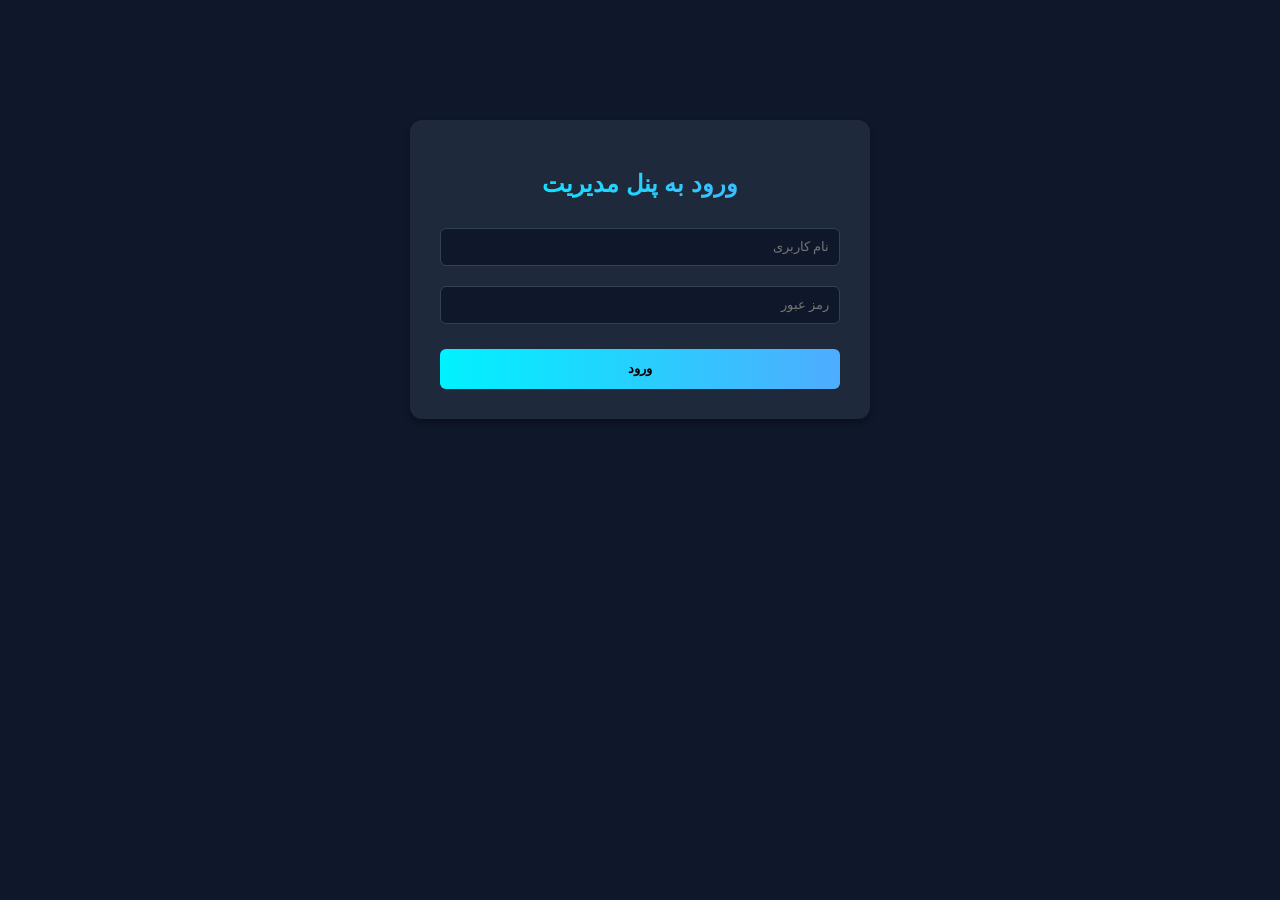
<file: wwwroot/admin.html>
﻿<!DOCTYPE html>
<html lang="fa" dir="rtl">
<head>
    <meta charset="UTF-8">
    <meta name="viewport" content="width=device-width, initial-scale=1.0">
    <title>پنل مدیریت فیش‌ها</title>
    <style>
        /* 
         * استایل‌های پایه بدون نیاز به اینترنت (مناسب شبکه ملی) 
         * الهام گرفته از متغیرهای سایت اصلی
         */
        :root {
            --cyan: #00f2fe;
            --purple: #4facfe;
            --bg-dark: #0f172a;
            --card-bg: #1e293b;
            --text-main: #f8fafc;
            --text-muted: #94a3b8;
            --danger: #ef4444;
            --success: #10b981;
        }

        body {
            font-family: Tahoma, Arial, sans-serif; /* فونت پیش‌فرض ویندوز/سیستم */
            background-color: var(--bg-dark);
            color: var(--text-main);
            margin: 0;
            padding: 20px;
            box-sizing: border-box;
        }

        .text-gradient {
            background: linear-gradient(to right, var(--cyan), var(--purple));
            -webkit-background-clip: text;
            -webkit-text-fill-color: transparent;
        }

        .container {
            max-width: 1200px;
            margin: 0 auto;
        }

        /* بخش لاگین */
        #login-section {
            max-width: 400px;
            margin: 100px auto;
            background-color: var(--card-bg);
            padding: 30px;
            border-radius: 12px;
            box-shadow: 0 4px 6px rgba(0, 0, 0, 0.3);
            text-align: center;
        }

        .form-control {
            width: 100%;
            padding: 10px;
            margin: 10px 0;
            border: 1px solid #334155;
            background-color: #0f172a;
            color: white;
            border-radius: 6px;
            box-sizing: border-box;
            font-family: Tahoma;
        }

        .btn {
            width: 100%;
            padding: 12px;
            margin-top: 15px;
            border: none;
            border-radius: 6px;
            cursor: pointer;
            font-weight: bold;
            font-family: Tahoma;
            transition: opacity 0.3s;
        }

        .primary-btn {
            background: linear-gradient(to right, var(--cyan), var(--purple));
            color: #000;
        }

        .primary-btn:hover {
            opacity: 0.9;
        }

        .success-btn {
            background-color: var(--success);
            color: white;
            width: auto;
            padding: 8px 16px;
        }

        /* گرید کارت‌های فیش */
        #dashboard-section {
            display: none; /* بعد از لاگین نمایش داده می‌شود */
        }

        .receipt-grid {
            display: grid;
            grid-template-columns: repeat(auto-fill, minmax(300px, 1fr));
            gap: 20px;
            margin-top: 20px;
        }

        .receipt-card {
            background-color: var(--card-bg);
            border-radius: 10px;
            padding: 15px;
            border: 1px solid #334155;
            box-shadow: 0 4px 6px rgba(0, 0, 0, 0.2);
        }

        .receipt-image {
            width: 100%;
            height: 200px;
            object-fit: cover;
            border-radius: 6px;
            background-color: #334155; /* Placeholder color */
            margin-bottom: 15px;
            cursor: pointer;
        }

        .receipt-detail {
            margin: 8px 0;
            font-size: 14px;
            display: flex;
            justify-content: space-between;
            border-bottom: 1px solid #334155;
            padding-bottom: 5px;
        }

        .receipt-detail span:last-child {
            color: var(--cyan);
            font-weight: bold;
        }

        .actions {
            margin-top: 15px;
            text-align: left;
        }

        .error-msg {
            color: var(--danger);
            font-size: 14px;
            margin-top: 10px;
            display: none;
        }

        .loading {
            text-align: center;
            color: var(--cyan);
            font-size: 18px;
            display: none;
        }

        .header-actions {
            display: flex;
            justify-content: space-between;
            align-items: center;
            margin-bottom: 20px;
            border-bottom: 1px solid #334155;
            padding-bottom: 15px;
        }
    </style>
</head>
<body>

<div class="container">

    <!-- بخش لاگین -->
    <div id="login-section">
        <h2 class="text-gradient">ورود به پنل مدیریت</h2>
        <input type="text" id="username" class="form-control" placeholder="نام کاربری">
        <input type="password" id="password" class="form-control" placeholder="رمز عبور">
        <p id="login-error" class="error-msg">نام کاربری یا رمز عبور اشتباه است!</p>
        <button class="btn primary-btn" onclick="handleLogin()">ورود</button>
    </div>

    <!-- بخش داشبورد (نمایش فیش‌ها) -->
    <div id="dashboard-section">
        <div class="header-actions">
            <div>
                <h2 class="text-gradient section-title" style="margin-bottom: 5px;">فیش‌های در انتظار تایید</h2>
                <p style="color: var(--text-muted); margin-top: 0;">لیست سفارشاتی که وضعیت Processing دارند.</p>
            </div>
            <!-- دکمه مشاهده اکسل فروش‌ها -->
            <a href="/excel.html" class="btn primary-btn" style="display: inline-block; width: auto; padding: 10px 20px; text-decoration: none; margin-top: 0;">مشاهده اکسل فروش‌ها</a>
        </div>

        <div id="loading-indicator" class="loading">در حال دریافت اطلاعات از سرور...</div>
        <div class="receipt-grid" id="receipts-container">
            <!-- کارت‌ها توسط جاوااسکریپت اینجا رندر می‌شوند -->
        </div>
    </div>

</div>

<script>
    /* ====================================================================
     * CONFIGURATION & CONSTANTS
     * ==================================================================== */

    // بک‌انـد کار عزیز: Base URL رو اینجا تنظیم کن.
    const API_BASE_URL = "api";

    // متغیر برای نگهداری دیتای دریافتی
    let ordersData = [];

    /* ====================================================================
     * AUTHENTICATION LOGIC
     * ==================================================================== */
    async function handleLogin() {
        const user = document.getElementById('username').value;
        const pass = document.getElementById('password').value;

        try {
            // ساخت URL به همراه پارامترهای username و password
            const url = `${API_BASE_URL}/Users/CheckAdminAuth?username=${encodeURIComponent(user)}&password=${encodeURIComponent(pass)}`;

            const response = await fetch(url, {
                method: 'GET',
                headers: {
                    'Content-Type': 'application/json'
                }
            });

            if (response.ok) {
                // دریافت نتیجه (true یا false)
                const isAdmin = await response.json();

                if (isAdmin === true) {
                    document.getElementById('login-error').style.display = 'none';
                    document.getElementById('login-section').style.display = 'none';
                    document.getElementById('dashboard-section').style.display = 'block';
                    await fetchOrders(); // فراخوانی لیست فیش‌ها بعد از لاگین موفق
                } else {
                    // نام کاربری یا رمز عبور اشتباه است / ادمین نیست
                    document.getElementById('login-error').style.display = 'block';
                }
            } else {
                console.error("خطا در پاسخ سرور:", response.status);
                document.getElementById('login-error').style.display = 'block';
            }
        } catch (error) {
            console.error("خطا در ارتباط با سرور:", error);
            document.getElementById('login-error').style.display = 'block';
        }
    }


    /* ====================================================================
     * FETCH ORDERS (GET)
     * ==================================================================== */
    /**
     * @BACKEND_DEV_NOTE
     * Endpoint Expected: GET {API_BASE_URL}/GetPendingOrders
     * Expected JSON Array Structure:
     * [
     *   {
     *     "OrderId": 101, // یا GUID
     *     "UserGuid": "xxx-yyy-zzz",
     *     "TotalPrice": 500000,
     *     "Type": "CapacityUpgrade",
     *     "HubName": "هاب شماره یک",
     *     "UserLimit": 5,
     *     "TimeLimit": 30,
     *     "Image": "/receipts/filename.jpg", // آدرس نسبی یا مطلق عکس
     *     "Description": "توضیحات کاربر",
     *     "PayId": "1234567890"
     *   }, ...
     * ]
     */
    async function fetchOrders() {
        const container = document.getElementById('receipts-container');
        const loader = document.getElementById('loading-indicator');

        container.innerHTML = '';
        loader.style.display = 'block';

        try {
            const response = await fetch(`${API_BASE_URL}/Orders/GetPendingOrders`);

            if (!response.ok) throw new Error('Network response was not ok');

            ordersData = await response.json();
            renderReceipts(ordersData);
        } catch (error) {
            console.error("Error fetching orders:", error);
            container.innerHTML = `<p class="error-msg" style="display:block">خطا در ارتباط با سرور. لطفا API را چک کنید.</p>`;
        } finally {
            loader.style.display = 'none';
        }
    }

    /* ====================================================================
     * RENDER UI
     * ==================================================================== */
    function renderReceipts(orders) {
        const container = document.getElementById('receipts-container');
        container.innerHTML = '';

        if (orders.length === 0) {
            container.innerHTML = '<p style="color: var(--text-muted)">هیچ فیش در انتظار تاییدی وجود ندارد.</p>';
            return;
        }

        orders.forEach(item => {
            // ساخت آدرس کامل عکس (اگر آدرس نسبی بود، به دامین اصلی متصل شود)
            // بک‌اند کار عزیز: اگه تو دیتابیس آدرس کامل (http...) ذخیره میشه، کد زیر رو تغییر بده.
            //const imageUrl = item.Image.startsWith('http') ? item.Image : `http://185.226.118.197${item.Image}`;

            const card = document.createElement('div');
            card.className = 'receipt-card';
            card.id = `order-card-${item.orderId}`;

            console.log('Current item:', item);
            console.log('TotalPrice:', item.totalPrice);
            console.log('PayId:', item.payId);



            card.innerHTML = `
                    <a href="/api/Orders/${item.orderId}/image" target="_blank" title="برای مشاهده سایز بزرگ کلیک کنید">
                        <img src="/api/Orders/${item.orderId}/image" alt="فیش پرداختی" class="receipt-image" onerror="this.src=''; this.style.backgroundColor='#334155'; this.alt='تصویر یافت نشد'">
                    </a>
                    
                   <div class="receipt-detail"><span>مبلغ:</span> <span>${(item.totalPrice || 0).toLocaleString()} تومان</span></div>
                   <div class="receipt-detail"><span>شناسه پیگیری:</span> <span>${item.payId || 'ندارد'}</span></div>

                    <div class="receipt-detail"><span>نوع اکانت:</span> <span>${item.type}</span></div>
                    <div class="receipt-detail"><span>نام هاب:</span> <span>${item.hubName || 'ندارد'}</span></div>
                    <div class="receipt-detail"><span>محدودیت کاربر:</span> <span>${item.userLimit} کاربر</span></div>
                    <div class="receipt-detail"><span>زمان (روز):</span> <span>${item.timeLimit}</span></div>
                    
                    <div style="margin-top:10px; font-size:12px; color:var(--text-muted)">
                        توضیحات: ${item.description || 'بدون توضیح'}
                    </div>

                    <div class="actions">
                        <button class="btn success-btn" onclick="verifyOrder('${item.orderId}')" id="btn-${item.orderId}">تایید فیش</button>
                    </div>
                `;

            container.appendChild(card);
        });
    }

    /* ====================================================================
     * COMPLETE ORDER (POST/PUT)
     * ==================================================================== */
    /**
     * @BACKEND_DEV_NOTE
     * Endpoint Expected: GET/POST/PUT {API_BASE_URL}/CompleteOrder/{OrderId}
     * (با توجه به متد بک‌اند، متد fetch را در خط زیر تنظیم کنید. من فرض کردم POST است)
     *
     * Expected String Responses from Server:
     * "Done"        -> تایید موفق، کارت از لیست حذف میشود
     * "ghblanzadim" -> قبلا تایید شده، کارت از لیست حذف میشود
     * "ridi"        -> خطای سیستمی، نمایش پیام خطا
     */
    async function verifyOrder(orderId) {
        const btn = document.getElementById(`btn-${orderId}`);
        btn.innerText = "در حال پردازش...";
        btn.disabled = true;

        try {
            // بک‌اند کار عزیز: اگر این متد GET یا PUT هست، کلمه POST رو در خط پایین عوض کن
            const response = await fetch(`${API_BASE_URL}/Orders/CompleteOrder/${orderId}`, {
                method: 'GET',
                headers: {
                    'Content-Type': 'application/json'
                }
            });

            // چون بک‌اند متن برمی‌گرداند نه JSON
            const resultText = await response.text();

            if (resultText === "Done") {
                alert("فیش با موفقیت تایید و سفارش تکمیل شد.");
                document.getElementById(`order-card-${orderId}`).remove();
            } else if (resultText === "ghblanzadim") {
                alert("این سفارش قبلا تایید شده است!");
                document.getElementById(`order-card-${orderId}`).remove();
            } else if (resultText === "ridi") {
                alert("خطا در تایید سفارش. لطفا مجددا تلاش کنید.");
                btn.innerText = "تایید فیش";
                btn.disabled = false;
            } else {
                // در صورتی که بک‌اند خروجی دیگری داد
                alert("پاسخ نامشخص از سرور: " + resultText);
                btn.innerText = "تایید فیش";
                btn.disabled = false;
            }

        } catch (error) {
            console.error("Error verifying order:", error);
            alert("ارتباط با سرور برای تایید فیش برقرار نشد.");
            btn.innerText = "تایید فیش";
            btn.disabled = false;
        }
    }
</script>
</body>
</html>
</file>
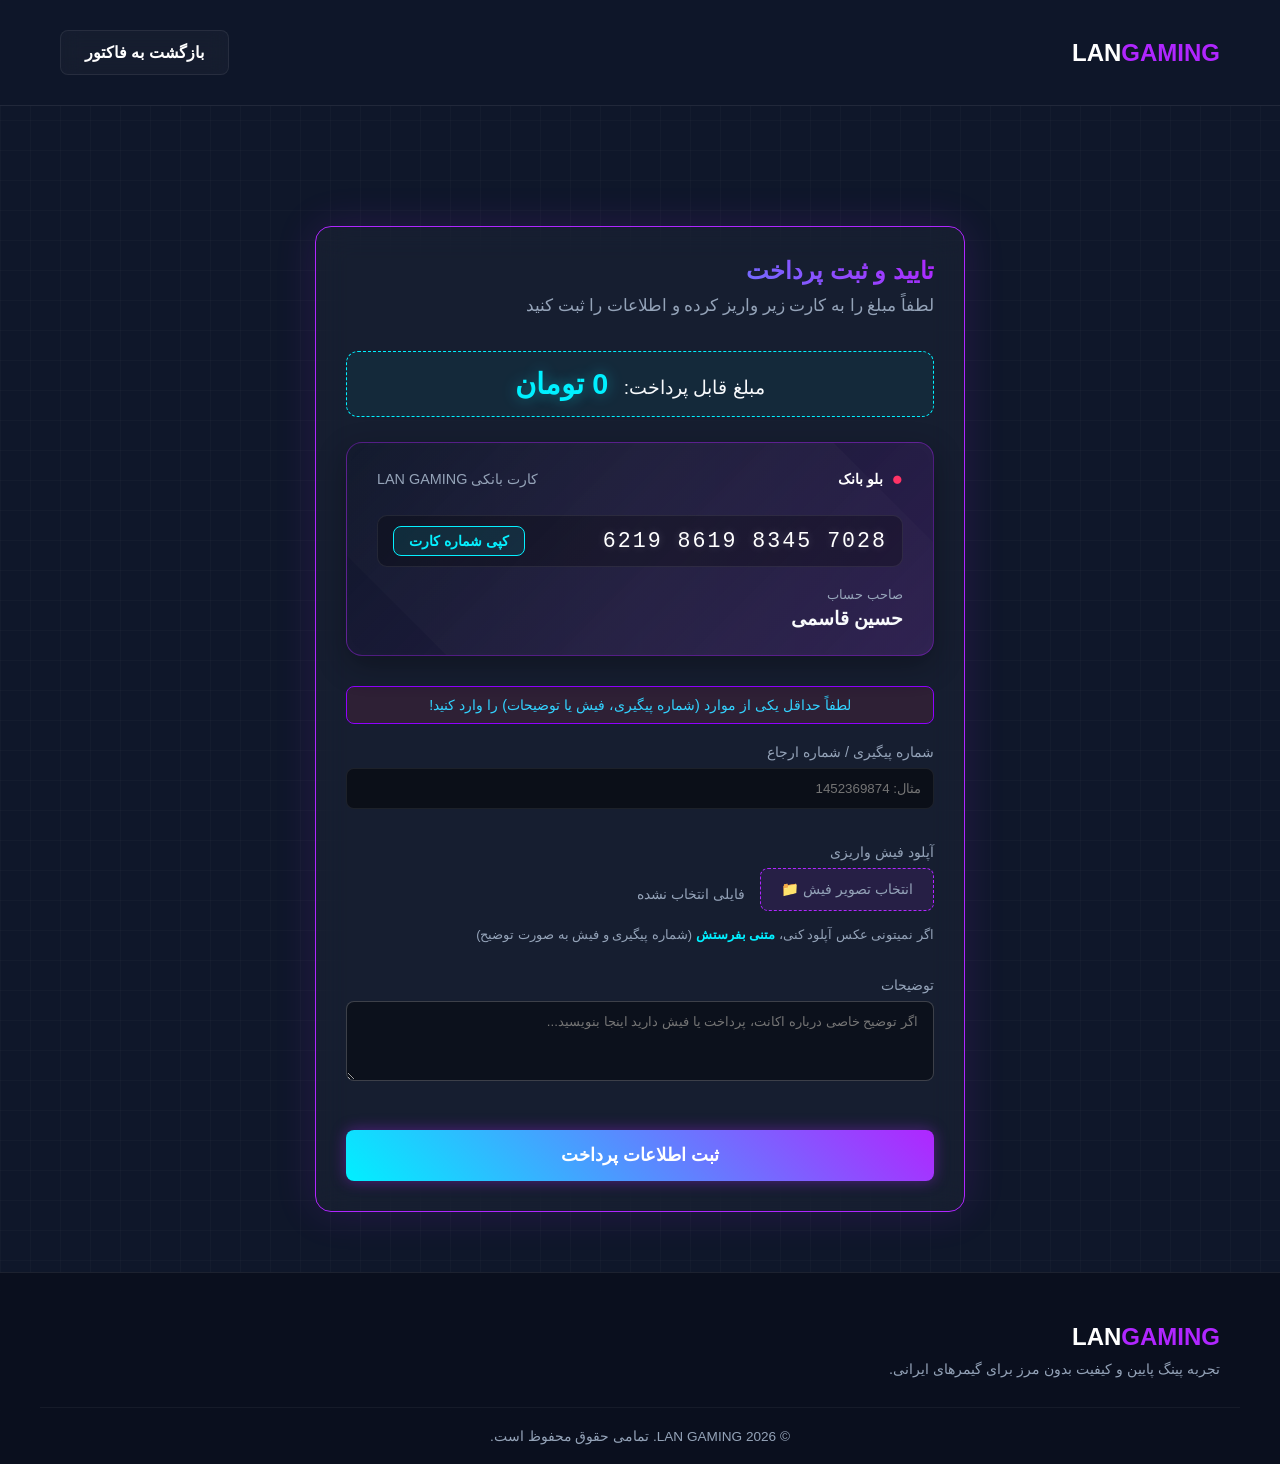
<file: wwwroot/payment.html>
﻿<!DOCTYPE html>
<html lang="fa" dir="rtl">
<head>
    <meta charset="UTF-8">
    <meta name="viewport" content="width=device-width, initial-scale=1.0">
    <title>تایید پرداخت | LAN GAMING</title>
    <link rel="stylesheet" href="style.css">
    <style>
        /* استایل‌های اختصاصی صفحه پرداخت */
        .payment-wrapper { min-height: 100vh; display: flex; align-items: center; justify-content: center; padding: 120px 20px 60px; }
        .payment-card { 
            max-width: 650px; 
            width: 100%; 
            border-color: var(--purple); 
            box-shadow: 0 0 40px rgba(176, 38, 255, 0.15); 
        }
        
        /* باکس نمایش مبلغ */
        .amount-display {
            text-align: center;
            background: rgba(0, 240, 255, 0.05);
            border: 1px dashed var(--cyan);
            border-radius: 12px;
            padding: 15px;
            margin-top: 35px; /* افزایش فاصله با متن بالایی */
            margin-bottom: 25px;
            font-size: 1.2rem;
        }
        .amount-display span {
            color: var(--cyan);
            font-size: 1.8rem;
            font-weight: 900;
            margin-right: 10px;
            text-shadow: 0 0 15px rgba(0, 240, 255, 0.4);
        }

        /* طراحی کارت بانکی */
        .credit-card-box {
            background: linear-gradient(135deg, rgba(15, 23, 42, 0.9), rgba(176, 38, 255, 0.15));
            border: 1px solid rgba(176, 38, 255, 0.4);
            border-radius: 16px;
            padding: 25px 30px;
            position: relative;
            margin-bottom: 30px;
            box-shadow: inset 0 0 20px rgba(255, 255, 255, 0.02), 0 10px 30px rgba(0, 0, 0, 0.3);
            overflow: hidden;
        }
        
        .credit-card-box::before {
            content: ''; position: absolute; top: -50%; left: -50%; width: 200%; height: 200%;
            background: linear-gradient(45deg, transparent, rgba(255,255,255,0.03), transparent);
            transform: rotate(45deg); pointer-events: none;
        }

        .card-header { display: flex; justify-content: space-between; align-items: center; margin-bottom: 25px; color: var(--text-muted); font-size: 0.9rem; }
        .bank-logo { color: #fff; font-weight: bold; display: flex; align-items: center; gap: 8px; }
        .bank-logo span { color: #ff3366; font-size: 1.2rem; }
        
        .card-number-row { display: flex; justify-content: space-between; align-items: center; background: rgba(0,0,0,0.3); padding: 10px 15px; border-radius: 10px; border: 1px solid var(--glass-border); gap: 10px; }
        
        /* اصلاح سایز و جلوگیری از رفتن به خط بعد */
        .card-number { 
            font-size: 1.35rem; 
            letter-spacing: 2px; 
            font-family: monospace; 
            color: #fff; 
            direction: ltr; 
            text-shadow: 0 0 10px rgba(255,255,255,0.2);
            white-space: nowrap; /* جلوگیری قطعی از شکستن متن */
        }
        
        .btn-copy { background: rgba(0, 240, 255, 0.1); border: 1px solid var(--cyan); color: var(--cyan); padding: 6px 15px; border-radius: 8px; cursor: pointer; transition: 0.3s; font-size: 0.9rem; font-weight: bold; white-space: nowrap; }
        .btn-copy:hover { background: var(--cyan); color: #000; box-shadow: 0 0 15px rgba(0, 240, 255, 0.4); }

        .card-footer { display: flex; justify-content: space-between; align-items: flex-end; margin-top: 20px; }
        .card-owner-label { font-size: 0.8rem; color: var(--text-muted); margin-bottom: 5px; }
        .card-owner-name { font-size: 1.2rem; color: var(--text-main); font-weight: bold; }

        /* فرم اطلاعات پرداخت */
        .payment-form { display: flex; flex-direction: column; gap: 20px; }
        .input-group label { display: block; font-size: 0.9rem; color: var(--text-muted); margin-bottom: 8px; }
        .filter-input { width: 100%; padding: 12px 15px; border-radius: 8px; border: 1px solid rgba(255, 255, 255, 0.2); background: rgba(0, 0, 0, 0.4); color: #fff; outline: none; transition: border-color 0.3s; }
        .filter-input:focus { border-color: var(--cyan); box-shadow: 0 0 10px rgba(0, 240, 255, 0.2); }
        textarea.filter-input { resize: vertical; min-height: 80px; font-family: inherit; }
        
        /* آپلود فایل سفارشی */
        .file-upload-wrapper { display: flex; align-items: center; gap: 15px; }
        .file-upload-wrapper input[type="file"] { display: none; }
        .btn-upload { background: rgba(176, 38, 255, 0.1); border: 1px dashed var(--purple); color: #fff; padding: 12px 20px; border-radius: 8px; cursor: pointer; transition: 0.3s; flex-shrink: 0; }
        .btn-upload:hover { background: rgba(176, 38, 255, 0.2); border-style: solid; box-shadow: 0 0 15px rgba(176, 38, 255, 0.3); }
        .file-name-display { color: var(--text-muted); font-size: 0.9rem; overflow: hidden; text-overflow: ellipsis; white-space: nowrap; max-width: 200px; }
        
        .helper-text { font-size: 0.8rem; color: var(--text-muted); margin-top: 8px; display: block; }
        .helper-text span { color: var(--cyan); font-weight: bold; }

        /* استایل ارور فرم */
        .form-error-msg {
            background: rgba(255, 51, 102, 0.1);
            border: 1px solid #9000ff;
            color: #33d3ff;
            padding: 10px 15px;
            border-radius: 8px;
            font-size: 0.9rem;
            text-align: center;
            /* در حالت عادی مخفی است */
            animation: shake 0.4s ease-in-out;
        }
        

        /* پیام موفقیت */
        .success-overlay { display: none; flex-direction: column; align-items: center; justify-content: center; text-align: center; padding: 40px 20px; animation: fadeIn 0.5s ease; }
        .success-icon { font-size: 4rem; color: #00ff88; margin-bottom: 20px; text-shadow: 0 0 20px rgba(0, 255, 136, 0.4); }
        .success-overlay h3 { color: #fff; font-size: 1.5rem; margin-bottom: 10px; }
        .success-overlay p { color: var(--text-muted); line-height: 1.8; margin-bottom: 30px; }

        @keyframes fadeIn { from { opacity: 0; transform: translateY(10px); } to { opacity: 1; transform: translateY(0); } }
        @keyframes shake { 0%, 100% { transform: translateX(0); } 25% { transform: translateX(-5px); } 75% { transform: translateX(5px); } }

        /* اصلاح ریسپانسیو */
               /* اصلاح ریسپانسیو */
        @media (max-width: 600px) {
            .payment-card {
                padding: 15px; /* کاهش پدینگ کلی کارت در موبایل */
            }
            .credit-card-box {
                padding: 20px 15px; /* کاهش پدینگ داخلی کارت بانکی برای باز شدن فضا */
            }
            .card-number-row { 
                flex-direction: column; 
                gap: 12px; 
                text-align: center; 
                width: 100%;
                box-sizing: border-box;
            }
            .card-number { 
                font-size: 1.1rem; /* کوچکتر کردن فونت */
                letter-spacing: 1px; /* کاهش فاصله بین اعداد */
                width: 100%;
            }
            .btn-copy { width: 100%; }
            .file-upload-wrapper { flex-direction: column; align-items: flex-start; }
            .btn-upload { width: 100%; text-align: center; }
            .file-name-display { max-width: 100%; }
        }

    </style>
</head>
<body>
    <nav id="navbar" class="scrolled">
        <div class="nav-container">
            <div class="nav-brand">
                <a href="index.html" class="logo">LAN<span>GAMING</span></a>
            </div>
            <div class="nav-actions">
                <a href="invoice.html" class="btn secondary-btn" onclick="history.back(); return false;">بازگشت به فاکتور</a>
            </div>
        </div>
    </nav>

    <div class="payment-wrapper">
        <div class="glass-card payment-card" id="main-payment-box">
            <div class="invoice-header" style="border-bottom: none; padding-bottom: 0;">
                <h2 class="text-gradient">تایید و ثبت پرداخت</h2>
                <p style="color: var(--text-muted); margin-top: 10px; font-size: 1.05rem;">لطفاً مبلغ را به کارت زیر واریز کرده و اطلاعات را ثبت کنید</p>
            </div>

            <!-- نمایش مبلغ -->
            <div class="amount-display">
                مبلغ قابل پرداخت: <span id="payment-amount">0 تومان</span>
            </div>

            <!-- کارت بانکی شیک -->
            <div class="credit-card-box">
                <div class="card-header">
                    <div class="bank-logo"><span>●</span> بلو بانک</div>
                    <div>کارت بانکی LAN GAMING</div>
                </div>
                
                <div class="card-number-row">
                    <div class="card-number" id="card-number-text">6219 8619 8345 7028</div>
                    <button class="btn-copy" onclick="copyCardNumber()" id="copy-btn">کپی شماره کارت</button>
                </div>

                <div class="card-footer">
                    <div>
                        <div class="card-owner-label">صاحب حساب</div>
                        <div class="card-owner-name">حسین قاسمی</div>
                    </div>
                </div>
            </div>

            <!-- فرم دریافت اطلاعات -->
            <form id="payment-form" class="payment-form" onsubmit="submitPayment(event)">
                
                <!-- ارور فرم -->
                <div id="form-error" class="form-error-msg">
                    لطفاً حداقل یکی از موارد (شماره پیگیری، فیش یا توضیحات) را وارد کنید!
                </div>

                <div class="input-group">
                    <label>شماره پیگیری / شماره ارجاع</label>
                    <input type="text" id="tracking-input" class="filter-input w-100" placeholder="مثال: 1452369874">
                </div>

                <div class="input-group">
                    <label>آپلود فیش واریزی</label>
                    <div class="file-upload-wrapper">
                        <label for="receipt-upload" class="btn-upload">انتخاب تصویر فیش 📁</label>
                        <input type="file" id="receipt-upload" accept="image/*" onchange="updateFileName(this)">
                        <span class="file-name-display" id="file-name">فایلی انتخاب نشده</span>
                    </div>
                    <small class="helper-text">اگر نمیتونی عکس آپلود کنی، <span>متنی بفرستش</span> (شماره پیگیری و فیش به صورت توضیح)</small>
                </div>

                <div class="input-group">
                    <label>توضیحات</label>
                    <textarea id="desc-input" class="filter-input w-100" placeholder="اگر توضیح خاصی درباره اکانت، پرداخت یا فیش دارید اینجا بنویسید..."></textarea>
                </div>

                <button type="submit" class="btn primary-btn w-100" style="font-size: 1.1rem; padding: 15px; margin-top: 10px;">ثبت اطلاعات پرداخت</button>
            </form>
        </div>

        <!-- پیام موفقیت -->
        <div class="glass-card payment-card success-overlay" id="success-box">
            <div class="success-icon">✓</div>
            <h3 class="text-gradient">فیش با موفقیت ارسال شد!</h3>
            <p>اطلاعات پرداخت شما دریافت شد.<br>بزودی بعد از تایید، اکانتتون فعال میشه و از طریق ایمیل/پیامک به شما اطلاع میدیم.</p>
            <a href="index.html" class="btn secondary-btn w-100">بازگشت به صفحه اصلی</a>
        </div>
    </div>

    <!-- Footer -->
    <footer id="footer" class="main-footer" style="margin-top: 0;">
        <div class="container footer-content">
            <div class="footer-brand">
                <a href="index.html" class="logo">LAN<span>GAMING</span></a>
                <p style="color: var(--text-muted); margin-top: 10px; font-size: 0.9rem;">تجربه پینگ پایین و کیفیت بدون مرز برای گیمرهای ایرانی.</p>
            </div>
        </div>
        <div class="footer-bottom">
            <p>&copy; 2026 LAN GAMING. تمامی حقوق محفوظ است.</p>
        </div>
    </footer>

    <script> // خواندن مبلغ از حافظه مرورگر
    document.addEventListener('DOMContentLoaded', () => {
        let finalAmount = localStorage.getItem('invoiceTotalAmount') || '0 تومان';
        document.getElementById('payment-amount').textContent = finalAmount;
    });

    // کپی شماره کارت
    function copyCardNumber() {
        const cardNumber = "6219861983457028";
        navigator.clipboard.writeText(cardNumber).then(() => {
            const btn = document.getElementById('copy-btn');
            const originalText = btn.innerText;
            btn.innerText = "کپی شد! ✓";
            btn.style.background = "var(--cyan)";
            btn.style.color = "#000";

            setTimeout(() => {
                btn.innerText = originalText;
                btn.style.background = "rgba(0, 240, 255, 0.1)";
                btn.style.color = "var(--cyan)";
            }, 2000);
        });
    }

    // تغییر نام فایل
    function updateFileName(input) {
        const fileNameDisplay = document.getElementById('file-name');
        if (input.files && input.files[0]) {
            fileNameDisplay.textContent = input.files[0].name;
            fileNameDisplay.style.color = "#fff";
            document.getElementById('form-error').style.display = 'none';
        } else {
            fileNameDisplay.textContent = "فایلی انتخاب نشده";
            fileNameDisplay.style.color = "var(--text-muted)";
        }
    }

    // چک کردن ورودی ها هنگام تایپ برای برداشتن ارور
    document.getElementById('tracking-input').addEventListener('input', hideError);
    document.getElementById('desc-input').addEventListener('input', hideError);

    function hideError() {
        document.getElementById('form-error').style.display = 'none';
    }

    // عملیات ثبت فرم
    async function submitPayment(e) {
        e.preventDefault();

        const trackingVal = document.getElementById('tracking-input').value.trim();
        const descVal = document.getElementById('desc-input').value.trim();
        const fileInput = document.getElementById('receipt-upload');
        const fileSelected = fileInput.files.length > 0;
        const errorBox = document.getElementById('form-error');

        // ۱. اعتبارسنجی فرم
        if (!trackingVal && !descVal && !fileSelected) {
            errorBox.style.display = 'block';
            errorBox.style.animation = 'none';
            errorBox.offsetHeight;
            errorBox.style.animation = null;
            return;
        }
        errorBox.style.display = 'none';

        // ۲. خواندن دیتای اصلی فاکتور از LocalStorage
        const rawData = localStorage.getItem('checkoutData');
        if (!rawData) {
            alert('اطلاعات سبد خرید یافت نشد. لطفا مجددا از صفحه قبل اقدام کنید.');
            return;
        }
        const data = JSON.parse(rawData);

        // ۳. تبدیل مدت زمان به روز (اصلاح شده بر اساس دیتای واقعی شما)
        let calculatedTimeLimit = 30; // پیش‌فرض ۱ ماه
        if (data.duration === '1week') calculatedTimeLimit = 7;
        else if (data.duration === '2weeks') calculatedTimeLimit = 14;
        else if (data.duration === '1month') calculatedTimeLimit = 30;
        else if (data.duration === '3months') calculatedTimeLimit = 90;
        else if (data.duration === '6months') calculatedTimeLimit = 180;
        else if (data.duration === '12months') calculatedTimeLimit = 365;

        // ۴. تعیین نوع اشتراک بر اساس Enum (0, 1, 2)
        let calculatedType = 1; // پیش‌فرض استاندارد
        if (data.isCapacityUpgrade || data.plan === 'capacity_upgrade') {
            calculatedType = 0; // CapacityUpgrade
        } else if (data.plan === 'standard') {
            calculatedType = 1; // STD
        } else if (data.plan === 'vip') {
            calculatedType = 2; // VIP
        }

        // ۵. محاسبه ظرفیت کاربران
        let totalUserLimit = 1 + (parseInt(data.extraUsers) || 0);

        // ۶. استخراج قیمت نهایی (با احتساب مالیات و تخفیف) مستقیما از روی فاکتور در صفحه
        let numericPrice = 0;

        const prices = {
            standard: { '1week': 59000, '2weeks': 99000, '1month': 170000 },
            vip: { '1week': 79000, '2weeks': 134000, '1month': 214000 }
        };

        const extraUserPrices = {
            standard: { '1week': 5000, '2weeks': 10000, '1month': 20000 },
            vip: { '1week': 10000, '2weeks': 15000, '1month': 25000 }
        };



        
        
        
        const totalElem = document.getElementById('inv-total');
        if (totalElem) {
            // حذف تمام حروف و کاماها (مثل "150,000 تومان") و تبدیل به عدد
            numericPrice = Number(totalElem.innerText.replace(/[^\d]/g, '')) || 0;
        }

        // ۷. ساخت فرم دیتا (FormData)
        const formData = new FormData();
        formData.append('PayId', trackingVal);
        formData.append('Description', descVal);

        if (fileSelected) {
            formData.append('Image', fileInput.files[0]);
        }

        // مقادیر اصلی
        formData.append('TotalPrice', data.totalPrice);
        formData.append('Type', calculatedType);
        formData.append('HubName', data.platform || 'IR-Tehran-1');
        formData.append('UserLimit', totalUserLimit);
        formData.append('TimeLimit', calculatedTimeLimit);

        // 🔴 دلیل اصلی خطای 400: UserGuid در بک‌اند اجباری است!
        // باید حتما مقداری برای آن بفرستید (مگر اینکه در بک‌اند آن را از توکن بخوانید و بخواهید در بک‌اند نال‌پذیر 'string?' تعریفش کنید)
        const userGuid =  'HEB'; // گرفتن آی‌دی کاربر از لوکال استوریج
        formData.append('UserGuid', userGuid);

        try {
            const apiUrl = 'api/Orders/CreateOrder';
            const submitBtn = document.querySelector('.payment-form button[type="submit"]');
            submitBtn.disabled = true;
            submitBtn.innerText = 'در حال ارسال...';

            const response = await fetch(apiUrl, {
                method: 'POST',
                body: formData,
                credentials: 'include'
            });

            if (response.ok) {
                document.getElementById('main-payment-box').style.display = 'none';
                document.getElementById('success-box').style.display = 'flex';
                localStorage.removeItem('checkoutData');
            } else {
                  if (response.status == 401) {
                    alert('عه! شما در اکانتتون لاگین نیستید که! لطفا در صفحه اصلی لاگین کنید.');
                    submitBtn.disabled = false;
                    submitBtn.innerText = 'ثبت اطلاعات پرداخت';
                    window.location.href = 'index.html';
                  } else {
            // چاپ دقیق ارور بک‌اند برای رفع باگ‌های احتمالی بعدی
                const errData = await response.text();
                console.error('Validation Errors (400):', errData);
                alert('اطلاعات فرم معتبر نیست. کنسول مرورگر را بررسی کنید.');
                submitBtn.disabled = false;
                submitBtn.innerText = 'ثبت اطلاعات پرداخت';
                  }
                
            }

        } catch (error) {
            console.error('Error:', error);
            alert('مشکل در ارتباط با سرور!');
            const submitBtn = document.querySelector('.payment-form button[type="submit"]');
            submitBtn.disabled = false;
            submitBtn.innerText = 'ثبت اطلاعات پرداخت';
        }
    }



    </script>
</body>
</html>
</file>
<file: wwwroot/style.css>
﻿/* --- Root Variables & Design System --- */
:root {
    --bg-color: #0f172a; --cyan: #00f0ff; --purple: #b026ff;
    --reymit: #7b2cbf;
    --text-main: #f8fafc; --text-muted: #94a3b8;
    --glass-bg: rgba(255, 255, 255, 0.03); --glass-border: rgba(255, 255, 255, 0.08);
    --transition: all 0.3s ease; --font-family: 'Segoe UI', Tahoma, Geneva, Verdana, sans-serif;
}

* { margin: 0; padding: 0; box-sizing: border-box; font-family: var(--font-family); }
html { scroll-behavior: smooth; }
body {
    background-color: var(--bg-color); color: var(--text-main); overflow-x: hidden;
    background-image: linear-gradient(rgba(255, 255, 255, 0.02) 1px, transparent 1px), linear-gradient(90deg, rgba(255, 255, 255, 0.02) 1px, transparent 1px);
    background-size: 30px 30px;
}
a { text-decoration: none; color: inherit; }
ul { list-style: none; }
.hidden { display: none !important; }

/* --- Typography & Utilities --- */
.text-gradient { background: linear-gradient(45deg, var(--cyan), var(--purple)); -webkit-background-clip: text; -webkit-text-fill-color: transparent; }
.section-title { text-align: center; font-size: 2.5rem; margin-bottom: 3rem; font-weight: 800; }
.section-title span { color: var(--cyan); text-shadow: 0 0 10px rgba(0, 240, 255, 0.5); }
.container { max-width: 1200px; margin: 0 auto; padding: 0 20px; }
.section { padding: 80px 0; }
.grid { display: grid; gap: 30px; }
.w-100 { width: 100%; }


/* --- Reset & Prevent Horizontal Scroll --- */
html, body {
    max-width: 100vw;
    overflow-x: hidden; /* جلوگیری کامل از اسکرول افقی */
    margin: 0;
    padding: 0;
}

* {
    box-sizing: border-box;
}

/* --- Logo Fix --- */
.logo {
    white-space: nowrap; /* جلوگیری از شکستن کلمه LANGAMING به دو خط */
    font-size: 1.5rem; /* در صورت نیاز سایز را تنظیم کنید */
}

@media (max-width: 480px) {
    .logo {
        font-size: 1.2rem; /* کوچکتر کردن لوگو در موبایل تا جا بشه */
    }
}



/* --- Buttons --- */
.btn { display: inline-flex; align-items: center; justify-content: center; gap: 10px; padding: 12px 24px; border: none; border-radius: 8px; font-weight: 600; cursor: pointer; transition: var(--transition); font-size: 1rem; }
.primary-btn { background: linear-gradient(45deg, var(--cyan), var(--purple)); color: #fff; box-shadow: 0 0 15px rgba(176, 38, 255, 0.4); }
.primary-btn:hover { transform: translateY(-2px); box-shadow: 0 0 25px rgba(0, 240, 255, 0.6); }
.secondary-btn { background: var(--glass-bg); border: 1px solid var(--glass-border); color: #fff; backdrop-filter: blur(10px); }
.secondary-btn:hover { background: rgba(255, 255, 255, 0.1); border-color: var(--cyan); transform: translateY(-2px); }
.reymit-btn { background: linear-gradient(45deg, #7b2cbf, #9d4edd); color: white; box-shadow: 0 0 15px rgba(123, 44, 191, 0.4); }
.reymit-btn:hover { transform: translateY(-2px); box-shadow: 0 0 25px rgba(123, 44, 191, 0.6); }

/* --- Glassmorphism Card --- */
.glass-card { background: var(--glass-bg); backdrop-filter: blur(16px); border: 1px solid var(--glass-border); border-radius: 16px; padding: 30px; transition: var(--transition); display: flex; flex-direction: column; }
.glass-card:hover { border-color: rgba(0, 240, 255, 0.4); box-shadow: 0 10px 30px -10px rgba(0, 240, 255, 0.2); transform: translateY(-5px); }

/* --- Navbar & Mobile Menu --- */
#navbar { position: fixed; top: 0; width: 100%; z-index: 100; padding: 20px 0; transition: var(--transition); }
#navbar.scrolled { padding: 15px 0; background: rgba(15, 23, 42, 0.95); backdrop-filter: blur(20px); border-bottom: 1px solid var(--glass-border); }
.nav-container { display: flex; justify-content: space-between; align-items: center; max-width: 1200px; margin: 0 auto; padding: 0 20px; position: relative; }
.nav-brand { flex: 1; z-index: 10; }
.logo { font-size: 1.5rem; font-weight: 800; color: #fff; cursor: pointer; }
.logo span { color: var(--purple); }
.nav-menu { display: flex; align-items: center; justify-content: flex-end; flex: 2; }
.nav-actions { z-index: 10; }
@media (min-width: 769px) { .nav-links { position: absolute; left: 50%; transform: translateX(-50%); display: flex; gap: 30px; align-items: center; z-index: 20; } }
.nav-links a { font-weight: 600; color: var(--text-muted); transition: var(--transition); }
.nav-links a:hover { color: var(--cyan); }
.lang-switch { background: none; border: 1px solid var(--glass-border); color: #fff; padding: 5px 10px; border-radius: 5px; cursor: pointer; transition: 0.3s; }
.menu-toggle { display: none; flex-direction: column; cursor: pointer; gap: 5px; z-index: 101; }
.menu-toggle .bar { width: 25px; height: 3px; background-color: #fff; border-radius: 3px; transition: var(--transition); }

/* --- Hero --- */
.hero-section { position: relative; min-height: 100vh; display: flex; align-items: center; justify-content: center; text-align: center; }
.hero-glow-1, .hero-glow-2 { position: absolute; width: 400px; height: 400px; border-radius: 50%; filter: blur(100px); z-index: -1; opacity: 0.4; }
.hero-glow-1 { background: var(--cyan); top: 20%; left: 10%; }
.hero-glow-2 { background: var(--purple); bottom: 20%; right: 10%; }
.hero-content h1 { font-size: 3.5rem; margin-bottom: 20px; }
.hero-content p { font-size: 1.2rem; color: var(--text-muted); margin-bottom: 40px; line-height: 1.8; }

/* --- Games Index Grid --- */
.game-grid { grid-template-columns: repeat(auto-fit, minmax(250px, 1fr)); }
.game-card { height: 300px; background-size: cover; background-position: center; display: flex; align-items: flex-end; position: relative; overflow: hidden; }
.game-card h3 { font-size: 1.3rem; z-index: 2; margin-bottom: 10px; }
.game-card.more-games { background: linear-gradient(45deg, #1e293b, #0f172a); justify-content: center; align-items: center; cursor: pointer; border: 2px dashed var(--glass-border); }

/* --- Full Games Page Styles --- */
.featured-games-grid { grid-template-columns: repeat(auto-fit, minmax(320px, 1fr)); }
.regular-games-grid { grid-template-columns: repeat(auto-fit, minmax(250px, 1fr)); }
.full-game-card { padding: 0; overflow: hidden; }
.full-game-card .game-banner { height: 200px; background-size: cover; background-position: center; }
.full-game-card.regular .game-banner { height: 150px; }
.full-game-card .game-info { padding: 20px; display: flex; flex-direction: column; flex-grow: 1; }
.full-game-card h3 { font-size: 1.5rem; color: var(--cyan); margin-bottom: 10px; }
.full-game-card.regular h4 { font-size: 1.2rem; color: #fff; margin-bottom: 15px; }
.full-game-card p { color: var(--text-muted); font-size: 0.95rem; margin-bottom: 20px; line-height: 1.6; flex-grow: 1; }
.game-actions { display: flex; flex-direction: column; gap: 10px; margin-top: auto; }
.game-actions-small { display: flex; gap: 10px; margin-top: auto; justify-content: space-between; }
.game-actions-small .btn { flex: 1; }

/* --- Compact Game List & Filters --- */
.filter-container { display: flex; gap: 15px; margin-bottom: 25px; flex-wrap: wrap; background: rgba(255, 255, 255, 0.05); padding: 15px; border-radius: 12px; border: 1px solid var(--glass-border); }
.filter-input { flex-grow: 1; padding: 12px 15px; border-radius: 8px; border: 1px solid rgba(255, 255, 255, 0.2); background: rgba(0, 0, 0, 0.4); color: #fff; outline: none; transition: border-color 0.3s; }
.filter-input:focus { border-color: var(--cyan); }
.filter-select { 
    padding: 12px 15px; padding-left: 40px; border-radius: 8px; 
    border: 1px solid rgba(255, 255, 255, 0.2); background-color: rgba(0, 0, 0, 0.4); 
    color: #fff; outline: none; min-width: 160px; cursor: pointer; transition: var(--transition);
    -webkit-appearance: none; -moz-appearance: none; appearance: none;
    background-image: url("data:image/svg+xml;charset=UTF-8,%3csvg xmlns='http://www.w3.org/2000/svg' viewBox='0 0 24 24' fill='none' stroke='rgba(255, 255, 255, 0.7)' stroke-width='2' stroke-linecap='round' stroke-linejoin='round'%3e%3cpolyline points='6 9 12 15 18 9'%3e%3c/polyline%3e%3c/svg%3e");
    background-repeat: no-repeat; background-position: left 15px center; background-size: 16px;
}
.filter-select:hover { border-color: rgba(255, 255, 255, 0.4); }
.filter-select:focus { border-color: var(--cyan); box-shadow: 0 0 10px rgba(0, 240, 255, 0.2); }
.filter-select option { background-color: var(--bg-color); color: var(--text-main); font-size: 0.95rem; padding: 10px; }
.compact-games-list { display: flex; flex-direction: column; gap: 10px; }
.game-list-item { display: flex; align-items: center; justify-content: space-between; background: rgba(255, 255, 255, 0.03); border: 1px solid var(--glass-border); padding: 12px 20px; border-radius: 10px; transition: var(--transition); }
.game-list-item:hover { background: rgba(255, 255, 255, 0.08); transform: translateX(-5px); border-color: var(--purple); box-shadow: 0 5px 15px rgba(176, 38, 255, 0.1); }
.game-list-info { display: flex; align-items: center; gap: 15px; }
.game-list-title { font-weight: bold; font-size: 1.1rem; color: #fff; }
.game-list-genre { font-size: 0.8rem; padding: 4px 8px; background: rgba(255, 255, 255, 0.1); border-radius: 5px; color: var(--cyan); }
.game-list-actions { display: flex; gap: 10px; }
.btn-sm { padding: 6px 15px; font-size: 0.85rem; border-radius: 6px; }

/* --- Pricing --- */
.pricing-grid { grid-template-columns: repeat(auto-fit, minmax(280px, 1fr)); }
.pricing-card { position: relative; padding: 40px 30px; }
.pricing-card.popular { border-color: var(--purple); transform: scale(1.05); box-shadow: 0 0 30px rgba(176, 38, 255, 0.2); }
.pricing-card.popular:hover { transform: scale(1.05) translateY(-5px); }
.popular-badge { position: absolute; top: -15px; left: 50%; transform: translateX(-50%); background: linear-gradient(45deg, var(--purple), #7b2cbf); color: white; padding: 5px 20px; border-radius: 20px; font-size: 0.9rem; font-weight: bold; box-shadow: 0 5px 15px rgba(176, 38, 255, 0.4); }
.pricing-card h3 { color: var(--cyan); font-size: 1.8rem; margin-bottom: 15px; border-bottom: 1px solid var(--glass-border); padding-bottom: 10px; text-align: center; }
.pricing-tier { background: rgba(0,0,0,0.2); padding: 15px; border-radius: 10px; margin-bottom: 15px; display: flex; justify-content: space-between; align-items: center; border: 1px solid var(--glass-border); flex-wrap: wrap; gap: 10px; }
.pricing-features { margin-top: 20px; color: var(--text-muted); line-height: 1.8; font-size: 0.95rem; margin-bottom: 20px; }
.pricing-features ul { margin-top: 10px; padding-right: 20px; list-style-type: disc; }
.pricing-card button { margin-top: auto; }

/* --- FAQ & Dashboard --- */
.faq-container details { background: var(--glass-bg); border: 1px solid var(--glass-border); border-radius: 10px; padding: 15px 20px; margin-bottom: 15px; cursor: pointer; transition: 0.3s; }
.faq-container summary { font-size: 1.1rem; font-weight: 600; outline: none; list-style: none; display: flex; justify-content: space-between; }
.faq-container summary::after { content: '+'; color: var(--cyan); font-weight: bold; }
.faq-container details[open] summary::after { content: '-'; }
.faq-container p { margin-top: 15px; color: var(--text-muted); border-top: 1px solid var(--glass-border); padding-top: 15px; }
.dash-stats { display: flex; gap: 20px; margin-bottom: 30px; flex-wrap: wrap; }
.stat-box { flex: 1; min-width: 150px; text-align: center; padding: 20px; background: rgba(0,0,0,0.3); border-radius: 10px; border: 1px solid var(--glass-border); }
.stat-box h4 { color: var(--text-muted); font-size: 0.9rem; margin-bottom: 10px; }
.stat-box span { font-size: 1.2rem; font-weight: bold; color: var(--cyan); }
.dashboard-actions { display: flex; gap: 15px; flex-wrap: wrap; width: 100%; }
.dashboard-actions .btn { flex: 1; min-width: 200px; }

/* --- Modals & Inputs --- */
.modal-overlay { position: fixed; top: 0; left: 0; width: 100%; height: 100%; background: rgba(0,0,0,0.6); backdrop-filter: blur(8px); z-index: 1000; display: flex; align-items: center; justify-content: center; }
.modal-content { width: 90%; max-width: 450px; background: rgba(15, 23, 42, 0.95); border: 1px solid var(--purple); padding: 30px; border-radius: 15px; position: relative; }
.close-btn { position: absolute; top: 15px; left: 15px; background: none; border: none; color: #fff; font-size: 1.2rem; cursor: pointer; z-index: 2; }
.tutorial-modal-content { max-width: 600px; border-color: var(--cyan); }
.auth-tabs { display: flex; gap: 10px; margin-bottom: 25px; border-bottom: 1px solid var(--glass-border); padding-bottom: 10px; }
.auth-tab { flex: 1; background: none; border: none; color: var(--text-muted); padding: 10px; cursor: pointer; font-size: 1.1rem; font-weight: 600; transition: var(--transition); border-radius: 5px 5px 0 0; }
.auth-tab.active { color: var(--cyan); border-bottom: 2px solid var(--cyan); }
.auth-tab:hover:not(.active) { color: #fff; background: rgba(255, 255, 255, 0.05); }
.input-group { margin-bottom: 15px; }
.input-group label { display: block; font-size: 0.9rem; color: var(--text-muted); margin-bottom: 5px; }
.input-group input { width: 100%; padding: 12px; background: rgba(0,0,0,0.5); border: 1px solid var(--glass-border); color: #fff; border-radius: 8px; transition: var(--transition); }
.input-group input:focus { outline: none; border-color: var(--cyan); box-shadow: 0 0 10px rgba(0, 240, 255, 0.2); }
.input-row { display: flex; gap: 15px; }
.input-row .input-group { flex: 1; }

/* --- Gaming Plan Modal Styles & Animation --- */
.plan-modal-content { max-width: 600px; background: rgba(10, 15, 30, 0.98); border: 2px solid var(--cyan); box-shadow: 0 0 30px rgba(0, 240, 255, 0.2); }
.plan-options { display: flex; flex-direction: column; gap: 15px; }
.plan-option { background: rgba(255, 255, 255, 0.05); border: 1px solid var(--glass-border); border-radius: 12px; padding: 20px; display: flex; justify-content: space-between; align-items: center; cursor: pointer; transition: var(--transition); position: relative; }
.plan-option:hover { background: rgba(255, 255, 255, 0.1); border-color: var(--cyan); transform: translateX(-5px); }
.plan-option.selected { border-color: var(--cyan); background: rgba(0, 240, 255, 0.1); box-shadow: 0 0 15px rgba(0, 240, 255, 0.2); }
.plan-option h4 { font-size: 1.2rem; color: var(--text-main); }
.plan-option .price { font-size: 1.1rem; color: var(--cyan); font-weight: bold; }
.gift-tag { position: absolute; top: -10px; right: 20px; background: #ffb703; color: #000; font-size: 0.75rem; padding: 3px 10px; border-radius: 10px; font-weight: bold; }
.best-value { background: linear-gradient(135deg, rgba(0, 240, 255, 0.1), rgba(176, 38, 255, 0.2)); border: 2px solid var(--purple); transform: scale(1.05); margin-top: 15px; box-shadow: 0 0 20px rgba(176, 38, 255, 0.3); }
.best-value:hover { transform: scale(1.05) translateX(-5px); box-shadow: 0 0 30px rgba(176, 38, 255, 0.5); border-color: var(--cyan); }
.best-value h4 { color: var(--cyan); font-size: 1.3rem; }
.best-value-badge { position: absolute; top: -15px; left: 50%; transform: translateX(-50%); background: linear-gradient(45deg, var(--cyan), var(--purple)); color: white; padding: 5px 20px; border-radius: 20px; font-size: 0.9rem; font-weight: bold; box-shadow: 0 5px 15px rgba(0, 240, 255, 0.4); white-space: nowrap; animation: pulse 2s infinite; }
@keyframes pulse { 0% { transform: translateX(-50%) scale(1); } 50% { transform: translateX(-50%) scale(1.05); } 100% { transform: translateX(-50%) scale(1); } }

/* Extra Settings Animation & Buttons */
.extra-settings-container { max-height: 0; opacity: 0; overflow: hidden; transition: max-height 0.6s cubic-bezier(0.4, 0, 0.2, 1), opacity 0.5s ease-in-out; }
.extra-settings-container.show { max-height: 400px; opacity: 1; }
.qty-selector { display: flex; align-items: center; gap: 10px; }
.qty-btn { background: var(--glass-bg); border: 1px solid var(--glass-border); color: #fff; width: 35px; height: 35px; border-radius: 8px; font-size: 1.2rem; cursor: pointer; transition: var(--transition); display: flex; align-items: center; justify-content: center; }
.qty-btn:hover { background: rgba(0, 240, 255, 0.2); border-color: var(--cyan); }
.qty-selector input { width: 60px; text-align: center; background: rgba(0,0,0,0.5); border: 1px solid var(--glass-border); color: #fff; border-radius: 8px; font-size: 1rem; padding: 5px; outline: none; }
.qty-selector input[type=number]::-webkit-inner-spin-button, .qty-selector input[type=number]::-webkit-outer-spin-button { -webkit-appearance: none; margin: 0; }

/* --- Support Chat Widget --- */
#support-widget { position: fixed; bottom: 20px; left: 20px; z-index: 9999; }
.support-fab { background: linear-gradient(45deg, var(--cyan), var(--purple)); border: none; width: 60px; height: 60px; border-radius: 50%; color: #fff; font-size: 1.8rem; cursor: pointer; box-shadow: 0 0 20px rgba(0, 240, 255, 0.4); transition: 0.3s; display: flex; align-items: center; justify-content: center; }
.support-fab:hover { transform: scale(1.1); box-shadow: 0 0 30px rgba(176, 38, 255, 0.6); }
.support-chat-window { position: absolute; bottom: 75px; left: 0; width: 320px; background: rgba(15, 23, 42, 0.95); border: 1px solid var(--glass-border); border-radius: 15px; box-shadow: 0 10px 40px rgba(0,0,0,0.5); overflow: hidden; display: flex; flex-direction: column; backdrop-filter: blur(15px); transition: 0.3s; transform-origin: bottom left; }
.support-chat-window.hidden { opacity: 0; transform: scale(0.8); pointer-events: none; }
.chat-header { background: linear-gradient(90deg, rgba(0,240,255,0.2), transparent); padding: 15px; font-weight: bold; font-size: 0.9rem; display: flex; justify-content: space-between; border-bottom: 1px solid var(--glass-border); color: var(--cyan); }
.chat-body { padding: 15px; height: 250px; overflow-y: auto; display: flex; flex-direction: column; gap: 10px; }
.msg { padding: 10px; border-radius: 10px; font-size: 0.9rem; max-width: 85%; line-height: 1.5; }
.support-msg { background: rgba(0, 240, 255, 0.1); border: 1px solid rgba(0, 240, 255, 0.3); align-self: flex-start; border-bottom-left-radius: 0; }
.user-msg { background: rgba(176, 38, 255, 0.1); border: 1px solid rgba(176, 38, 255, 0.3); align-self: flex-end; border-bottom-right-radius: 0; }
.chat-footer { padding: 10px; border-top: 1px solid var(--glass-border); display: flex; gap: 5px; }
.chat-footer input { flex: 1; background: rgba(0,0,0,0.4); border: 1px solid var(--glass-border); border-radius: 20px; padding: 8px 15px; color: #fff; outline: none; }
.chat-footer button { background: var(--cyan); color: #000; border: none; border-radius: 20px; padding: 8px 15px; font-weight: bold; cursor: pointer; }

/* --- Game Forum Chat --- */
.forum-chat-body { flex: 1; overflow-y: auto; display: flex; flex-direction: column; gap: 10px; padding: 10px 0; margin-bottom: 15px; border-bottom: 1px solid var(--glass-border); }
.forum-chat-footer { display: flex; gap: 10px; }
.forum-chat-footer input { flex: 1; background: rgba(0,0,0,0.5); border: 1px solid var(--glass-border); border-radius: 8px; padding: 10px; color: #fff; outline: none; }

/* --- Footer Styles --- */
.main-footer { background: rgba(10, 15, 30, 0.95); border-top: 1px solid var(--glass-border); padding: 50px 0 20px; margin-top: 80px; position: relative; z-index: 10; }
.footer-content { display: flex; justify-content: space-between; align-items: flex-start; flex-wrap: wrap; gap: 30px; border-bottom: 1px solid rgba(255,255,255,0.05); padding-bottom: 30px; }
.footer-brand { flex: 1; min-width: 250px; }
.footer-donate { flex: 1; min-width: 250px; text-align: left; }
.footer-bottom { text-align: center; color: var(--text-muted); font-size: 0.85rem; padding-top: 20px; }

/* --- Responsive Mobile --- */
@media (max-width: 768px) {
    .menu-toggle { display: flex; } 
    .nav-menu { position: absolute; top: 100%; left: 0; right: 0; background: rgba(15, 23, 42, 0.98); border-bottom: 1px solid var(--glass-border); flex-direction: column; padding: 20px; clip-path: polygon(0 0, 100% 0, 100% 0, 0 0); opacity: 0; pointer-events: none; transition: var(--transition); justify-content: center; }
    .nav-menu.active { clip-path: polygon(0 0, 100% 0, 100% 100%, 0 100%); opacity: 1; pointer-events: auto; }
    .nav-links { flex-direction: column; width: 100%; gap: 20px; margin: 0; position: static; transform: none; }
    .nav-links li { width: 100%; text-align: center; }
    .nav-actions { width: 100%; justify-content: center; margin-top: 15px; }
    .nav-actions .btn { width: 100%; }
    .hero-content h1 { font-size: 2.2rem; }
    .section-title { font-size: 2rem; }
    .section { padding: 50px 0; }
    .dashboard-actions { flex-direction: column; }
    .pricing-card.popular { transform: scale(1); margin-top: 20px; }
    .pricing-card.popular:hover { transform: translateY(-5px); }
    .input-row { flex-direction: column; gap: 0; }
    .plan-option { flex-direction: column; gap: 10px; text-align: center; }
    .best-value { transform: scale(1); margin-top: 25px; }
    .best-value:hover { transform: scale(1) translateY(-5px); }
    #support-widget { left: 10px; bottom: 10px; }
    .support-chat-window { width: 280px; }
    .game-list-item { flex-direction: column; align-items: flex-start; gap: 15px; }
    .game-list-actions { width: 100%; justify-content: stretch; }
    .game-list-actions button, .game-list-actions a { flex: 1; text-align: center; }
    .footer-content { flex-direction: column; text-align: center; }
    .footer-donate { text-align: center; width: 100%; }
}
/* --- انیمیشن و استایل جدید Compact Game List --- */
.compact-games-list { display: flex; flex-direction: column; gap: 10px; }

.game-list-item { 
    display: flex; 
    flex-direction: column; /* تغییر برای حالت بازشو */
    background: rgba(255, 255, 255, 0.03); 
    border: 1px solid var(--glass-border); 
    border-radius: 10px; 
    transition: var(--transition); 
    overflow: hidden; /* جلوگیری از بیرون زدن محتوا هنگام انیمیشن */
}

.game-list-item:hover { 
    border-color: rgba(176, 38, 255, 0.5); 
    background: rgba(255, 255, 255, 0.05);
}

/* هدر بازی که همیشه پیداست */
.game-list-header {
    display: flex;
    justify-content: space-between;
    align-items: center;
    padding: 12px 20px;
    cursor: pointer;
    user-select: none;
}

.game-list-info { display: flex; align-items: center; gap: 15px; flex-wrap: wrap; }
.game-list-title { font-weight: bold; font-size: 1.1rem; color: #fff; }

.game-list-tags { display: flex; gap: 8px; align-items: center; }
.game-list-genre { font-size: 0.8rem; padding: 4px 8px; background: rgba(0, 240, 255, 0.1); border-radius: 5px; color: var(--cyan); }
.game-list-platform { font-size: 0.8rem; padding: 4px 8px; background: rgba(176, 38, 255, 0.1); border-radius: 5px; color: #e0aaff; } /* رنگ متفاوت برای پلتفرم */

.expand-icon { transition: transform 0.3s ease; color: var(--text-muted); font-size: 0.8rem; }

/* بادی بازی که در حالت عادی مخفی است */
.game-list-body {
    max-height: 0;
    opacity: 0;
    padding: 0 20px;
    transition: max-height 0.4s ease, opacity 0.3s ease, padding 0.3s ease, margin 0.3s ease;
    display: flex;
    flex-direction: column;
    gap: 15px;
}

/* استایل حالت باز شده (Expanded) */
.game-list-item.expanded {
    border-color: var(--cyan);
    background: rgba(0, 240, 255, 0.05);
    box-shadow: 0 5px 20px rgba(0, 240, 255, 0.1);
}

.game-list-item.expanded .expand-icon { transform: rotate(180deg); color: var(--cyan); }

.game-list-item.expanded .game-list-body {
    max-height: 150px; /* ارتفاع مورد نیاز برای دکمه‌ها */
    opacity: 1;
    padding: 0 20px 20px 20px;
}

.test-status-text { font-size: 0.85rem; color: var(--text-muted); border-top: 1px dashed var(--glass-border); padding-top: 12px; }
.test-status-text span { color: #00ff88; font-weight: 600; margin-right: 5px; }

.game-list-actions { display: flex; gap: 10px; }
.btn-sm { padding: 8px 15px; font-size: 0.85rem; border-radius: 6px; }

/* ریسپانسیو دکمه‌ها در موبایل */
@media (max-width: 768px) {
    .game-list-actions { flex-wrap: wrap; }
    .game-list-actions .btn { flex: 1; text-align: center; min-width: 100px; }
    .game-list-item.expanded .game-list-body { max-height: 250px; } /* در موبایل دکمه ها زیر هم میروند پس ارتفاع بیشتر میشود */
}
.other-msg { background: rgba(255, 255, 255, 0.05); border: 1px solid var(--glass-border); align-self: flex-start; border-bottom-left-radius: 0; }

/* --- انیمیشن و استایل‌های Compact Game List --- */
.compact-games-list { display: flex; flex-direction: column; gap: 10px; }

/* کلاس اصلی کانتینر تغییر یافته تا امکان باز شدن آکاردئونی را بدهد */
.game-list-item { 
    display: flex; 
    flex-direction: column; 
    background: rgba(255, 255, 255, 0.03); 
    border: 1px solid var(--glass-border); 
    border-radius: 10px; 
    transition: var(--transition); 
    overflow: hidden; 
}

/* افکت هاور دقیقاً مشابه کد قبلی شما */
.game-list-item:hover { 
    background: rgba(255, 255, 255, 0.08); 
    transform: translateX(-5px); 
    border-color: var(--purple); 
    box-shadow: 0 5px 15px rgba(176, 38, 255, 0.1); 
}

/* هدر بازی که کار همان ردیف قدیمی را می‌کند */
.game-list-header {
    display: flex;
    align-items: center;
    justify-content: space-between;
    padding: 12px 20px;
    cursor: pointer;
    user-select: none;
    width: 100%;
}

.game-list-info { display: flex; align-items: center; gap: 15px; flex-wrap: wrap; }
.game-list-title { font-weight: bold; font-size: 1.1rem; color: #fff; }

/* تگ‌های قبلی و جدید */
.game-list-genre { font-size: 0.8rem; padding: 4px 8px; background: rgba(255, 255, 255, 0.1); border-radius: 5px; color: var(--cyan); }
.game-list-platform { font-size: 0.8rem; padding: 4px 8px; background: rgba(176, 38, 255, 0.1); border-radius: 5px; color: #e0aaff; border: 1px solid rgba(176, 38, 255, 0.3); }

/* گروه سمت چپ (دکمه‌ها و آیکون فلش) */
.game-list-right-group { display: flex; align-items: center; gap: 15px; }
.game-list-actions { display: flex; gap: 10px; }
.btn-sm { padding: 6px 15px; font-size: 0.85rem; border-radius: 6px; }

.expand-icon { font-size: 0.8rem; color: var(--text-muted); transition: transform 0.3s ease; display: flex; align-items: center; justify-content: center; width: 20px; }

/* بدنه آکاردئون (بخش مخفی) */
.game-list-body {
    max-height: 0;
    opacity: 0;
    padding: 0 20px;
    background: rgba(0, 0, 0, 0.2);
    transition: max-height 0.4s ease, opacity 0.3s ease, padding 0.3s ease;
}

/* استایل حالت باز شده (Expanded) */
.game-list-item.expanded { border-color: var(--cyan); box-shadow: 0 5px 15px rgba(0, 240, 255, 0.1); }
.game-list-item.expanded .expand-icon { transform: rotate(180deg); color: var(--cyan); }
.game-list-item.expanded .game-list-body {
    max-height: 150px;
    opacity: 1;
    padding: 15px 20px;
    border-top: 1px dashed var(--glass-border);
}

.test-status-text { font-size: 0.95rem; color: var(--text-main); }
.test-status-text span { color: #00ff88; font-weight: bold; margin-right: 5px; text-shadow: 0 0 5px rgba(0,255,136,0.3); }

/* ریسپانسیو اختصاصی لیست بازی‌ها در موبایل (جایگزین قبلی در بخش @media شود) */
@media (max-width: 768px) {
    .game-list-header { flex-direction: column; align-items: flex-start; gap: 15px; }
    .game-list-right-group { width: 100%; flex-direction: column; align-items: flex-end; gap: 10px; }
    .game-list-actions { width: 100%; justify-content: stretch; }
    .game-list-actions button, .game-list-actions a { flex: 1; text-align: center; }
    .expand-icon { align-self: center; width: 100%; text-align: center; padding-top: 5px; border-top: 1px solid var(--glass-border); margin-top: 5px; }
    .game-list-item.expanded .game-list-body { max-height: 250px; }
}


/* --- انیمیشن آکاردئون لیست بازی‌ها --- */

/* چرخش آیکون فلش هنگام باز شدن */
.expand-icon {
    transition: transform 0.3s ease-in-out;
}
.game-list-item.expanded .expand-icon {
    transform: rotate(180deg);
}

/* استفاده از CSS Grid برای انیمیشن نرم ارتفاع (Height) */
.game-list-body-wrapper {
    display: grid;
    grid-template-rows: 0fr; /* در حالت عادی ارتفاع صفر است */
    transition: grid-template-rows 0.3s ease-in-out;
}

.game-list-item.expanded .game-list-body-wrapper {
    grid-template-rows: 1fr; /* در حالت باز شده ارتفاع به اندازه محتوا می‌شود */
}

/* جلوگیری از بیرون زدن محتوا در حین انیمیشن */
.game-list-body-inner {
    overflow: hidden;
}

/* اگر قبلاً کلاس .game-list-body داشتید که display: none میکرد، این خط آن را لغو میکند تا انیمیشن کار کند */
.game-list-item .game-list-body {
    display: block !important; 
}


/* --- User Management Modal Styles --- */
.users-modal-content { max-width: 550px; }
.users-header-info { display: flex; justify-content: space-between; align-items: center; margin-bottom: 20px; padding-bottom: 15px; border-bottom: 1px solid var(--glass-border); }
.capacity-info { font-size: 0.95rem; color: var(--text-main); display: flex; align-items: center; gap: 10px; }
.plan-badge { padding: 4px 10px; border-radius: 12px; font-size: 0.8rem; font-weight: bold; }
.plan-badge.vip { background: rgba(176, 38, 255, 0.2); color: #e0aaff; border: 1px solid var(--purple); }
.plan-badge.standard { background: rgba(255, 255, 255, 0.1); color: var(--text-muted); border: 1px solid var(--glass-border); }

.users-list-container { max-height: 350px; overflow-y: auto; padding-right: 5px; margin-bottom: 20px; display: flex; flex-direction: column; gap: 15px; }
.users-list-container::-webkit-scrollbar { width: 6px; }
.users-list-container::-webkit-scrollbar-thumb { background: var(--glass-border); border-radius: 10px; }

.user-item { background: rgba(0, 0, 0, 0.3); border: 1px solid var(--glass-border); border-radius: 10px; padding: 15px; transition: var(--transition); }
.owner-item { background: rgba(0, 240, 255, 0.05); border-color: rgba(0, 240, 255, 0.3); transform: scale(1.02); margin-bottom: 5px; box-shadow: 0 4px 15px rgba(0, 240, 255, 0.05); }

.user-item-header { display: flex; justify-content: space-between; align-items: center; margin-bottom: 15px; border-bottom: 1px dashed rgba(255,255,255,0.1); padding-bottom: 8px; }
.user-role { color: var(--cyan); font-weight: bold; font-size: 1rem; }
.user-number { color: var(--text-muted); font-weight: bold; font-size: 0.9rem; }
.remove-user-btn { background: none; border: none; color: #ff4d4d; cursor: pointer; font-size: 0.85rem; transition: 0.3s; }
.remove-user-btn:hover { color: #ff1a1a; text-shadow: 0 0 5px rgba(255, 77, 77, 0.5); }

.user-credentials { display: flex; gap: 15px; }
.cred-group { flex: 1; display: flex; flex-direction: column; gap: 5px; }
.cred-group label { font-size: 0.8rem; color: var(--text-muted); }
.cred-group input { width: 100%; background: rgba(255,255,255,0.05); border: 1px solid var(--glass-border); color: #fff; padding: 8px 10px; border-radius: 6px; font-size: 0.9rem; outline: none; }
.owner-item .cred-group input { font-size: 1rem; padding: 10px; }

.pwd-input-wrapper { position: relative; display: flex; align-items: center; }
.pwd-input-wrapper input { padding-right: 35px; /* space for icon */ }
.toggle-pwd-btn { position: absolute; left: 8px; background: none; border: none; color: var(--text-muted); cursor: pointer; font-size: 1rem; }

.add-user-box { background: rgba(176, 38, 255, 0.05); border: 1px dashed var(--purple); border-radius: 10px; padding: 15px; margin-top: 10px; transition: 0.3s; }
.add-user-box.disabled { opacity: 0.5; pointer-events: none; border-color: var(--glass-border); }

@media (max-width: 480px) {
    .user-credentials { flex-direction: column; gap: 10px; }
    .add-user-box .input-row { flex-direction: column; gap: 10px; }
}
/* --- User Management Modal Enhanced Styles --- */
.users-modal-content { 
    max-width: 600px; 
    transition: max-width 0.4s cubic-bezier(0.4, 0, 0.2, 1), transform 0.4s ease; 
}
/* کلاس برای زمانی که عرض مودال زیاد می‌شود */
.users-modal-content.expanded-mode { max-width: 650px; }

.users-list-container { max-height: 400px; overflow-y: auto; padding-right: 5px; margin-bottom: 20px; display: flex; flex-direction: column; gap: 15px; }

/* Owner Card (بزرگتر) */
.owner-item { 
    background: linear-gradient(135deg, rgba(0, 240, 255, 0.05), rgba(176, 38, 255, 0.05)); 
    border: 1px solid var(--cyan); 
    padding: 20px; 
    transform: scale(1.02); 
    box-shadow: 0 5px 20px rgba(0, 240, 255, 0.1); 
    margin-bottom: 10px;
}
.owner-item .cred-group input { font-size: 1.1rem; padding: 12px; border-color: rgba(0,240,255,0.3); }

/* Compact Sub Users */
.sub-user { cursor: pointer; padding: 12px 15px;  width: 100%; /* اضافه شود */
    box-sizing: border-box; /* اضافه شود */}
.sub-user:hover { border-color: var(--purple); background: rgba(255,255,255,0.05); }
.sub-user .user-item-header { margin-bottom: 0; border-bottom: none; padding-bottom: 0; }
.expand-arrow { color: var(--text-muted); transition: transform 0.3s ease; font-size: 0.8rem; }

/* انیمیشن باز شدن محتوای کاربر */
.user-credentials-body { 
    max-height: 0; 
    opacity: 0; 
    overflow: hidden; 
    transition: max-height 0.4s ease, opacity 0.3s ease, margin-top 0.3s ease; 
}
.sub-user.expanded { background: rgba(176, 38, 255, 0.05); border-color: var(--purple); }
.sub-user.expanded .user-credentials-body { max-height: 150px; opacity: 1; margin-top: 15px; border-top: 1px dashed rgba(255,255,255,0.1); padding-top: 15px; }
.sub-user.expanded .expand-arrow { transform: rotate(180deg); color: var(--purple); }

/* انیمیشن کشویی افزایش ظرفیت */
.extra-capacity-box {
    max-height: 0;
    opacity: 0;
    overflow: hidden;
    margin-top: 0;
    transition: max-height 0.4s ease, opacity 0.3s ease, margin 0.3s ease, padding 0.3s ease;
    background: rgba(0, 240, 255, 0.05);
    border-radius: 10px;
}
.extra-capacity-box.show {
    max-height: 150px;
    opacity: 1;
    margin-bottom: 20px;
    padding: 15px;
    border: 1px dashed var(--cyan);
}
/* --- اصلاح عرض پاپ آپ (بزرگتر و ثابت) --- */
.users-modal-content { 
    width: 100%;
    max-width: 750px; /* عرض به 750 پیکسل افزایش یافت تا همه چیز جا شود */
    /* افکت تغییر عرض را حذف کردیم تا پاپ آپ از اول بزرگ باشد و تغییر سایز ندهد */
    transition: transform 0.4s ease; 
}

/* --- اصلاح کانتینر لیست (ثابت کردن ارتفاع و حذف اسکرول افقی) --- */
.users-list-container { 
    height: 450px; /* تغییر از max-height به height برای جلوگیری از تغییر ارتفاع پاپ‌آپ هنگام باز شدن کاربران */
    overflow-y: auto; 
    overflow-x: hidden; /* جلوگیری قطعی از اسکرول چپ به راست */
    padding-right: 10px; /* فضا برای اسکرول بار */
    padding-left: 5px;
    padding-bottom: 10px;
    margin-bottom: 20px; 
    display: flex; 
    flex-direction: column; 
    gap: 15px; 
}

/* --- اصلاح کارت کاربر اصلی (Owner Card) --- */
.owner-item { 
    background: linear-gradient(135deg, rgba(0, 240, 255, 0.05), rgba(176, 38, 255, 0.05)); 
    border: 2px solid var(--cyan); /* حاشیه ضخیم تر به جای بزرگنمایی */
    padding: 25px 20px; /* پدینگ بیشتر برای بزرگتر دیده شدن کارت */
    
    /* transform: scale(1.02); این خط حذف شد چون عامل اصلی اسکرول افقی است */
    
    box-shadow: 0 5px 20px rgba(0, 240, 255, 0.1); 
    margin-bottom: 15px;
    border-radius: 12px;
    width: 100%; /* اضافه شود */
    box-sizing: border-box; /* اضافه شود */
}
.owner-item .cred-group input { 
    font-size: 1.1rem; 
    padding: 12px; 
    border-color: rgba(0,240,255,0.3); 
    width: 100%; /* اضافه شود */
    box-sizing: border-box; /* اضافه شود */
}

/* --- اصلاح فاصله اینپوت ها به دلیل عریض تر شدن فرم --- */
.user-credentials { 
    display: flex; 
    gap: 20px; /* افزایش فاصله بین اینپوت ها برای استفاده بهتر از فضای جدید */
    width: 100%; /* اضافه شود */
    box-sizing: border-box; /* اضافه شود */
}

/* --- تنظیمات انیمیشن باز شدن کاربر (بدون تغییر ارتفاع کل مودال) --- */
.user-credentials-body { 
    max-height: 0; 
    opacity: 0; 
    overflow: hidden; 
    transition: max-height 0.4s ease, opacity 0.3s ease, margin-top 0.3s ease;
    width: 100%; /* اضافه شود */
    box-sizing: border-box; /* اضافه شود */
}
.sub-user.expanded { 
    background: rgba(176, 38, 255, 0.05); 
    border-color: var(--purple); 
    width: 100%; /* اضافه شود */
    box-sizing: border-box; /* اضافه شود */
}
.sub-user.expanded .user-credentials-body { 
    max-height: 100px; /* کمی افزایش یافت تا اینپوت ها راحت جا شوند */
    opacity: 1; 
    margin-top: 15px; 
    border-top: 1px dashed rgba(255,255,255,0.1); 
    padding-top: 15px; 
    width: 100%; /* اضافه شود */
    box-sizing: border-box; /* اضافه شود */
}
/* --- اصلاح نهایی کانتینر لیست کاربران --- */
.users-list-container { 
    height: 450px; /* ارتفاع ثابت برای جلوگیری از تغییر قد مودال */
    width: 300;
    /* این خط کلیدی‌ترین تغییر است */
    overflow-y: scroll; /* اسکرول‌بار همیشه نمایش داده می‌شود (حتی اگر غیرفعال باشد) */
    
    overflow-x: hidden; /* جلوگیری از اسکرول افقی */
    /* padding-right: 5px;
    padding-left: 5px;
    margin-bottom: 20px;  */
    display: flex; 
    flex-direction: column; 
    gap: 15px; 
    width: 100%; /* اضافه شود */
    box-sizing: border-box; /* اضافه شود */
}

/* --- حالت پایه (بسته) --- */
.user-credentials-body { 
    max-height: 0; 
    opacity: 0; 
    overflow: hidden; 
    transition: max-height 0.4s ease, opacity 0.3s ease, margin-top 0.3s ease, padding-top 0.3s ease; 
    
    /* این دو خط برای ثابت ماندن عرض اضافه شدند */
    width: 100%; 
    box-sizing: border-box; 
}

/* --- حالت باز شده (expanded) --- */
.sub-user.expanded .user-credentials-body { 
    max-height: 100px; 
    opacity: 1; 
    margin-top: 15px; 
    border-top: 1px dashed rgba(255,255,255,0.1); 
    padding-top: 15px; 
    
    /* این دو خط برای اطمینان از ثابت ماندن اضافه شدند */
    width: 100%; 
    box-sizing: border-box; 
}
/* --- اصلاح نهایی کانتینر لیست کاربران --- */
.users-list-container { 
    height: 450px; /* ارتفاع ثابت برای جلوگیری از تغییر قد مودال */
    width: 100%; /* اصلاح شد: قبلا width: 300 نوشته بودید که نامعتبر است */
    
    /* اسکرول‌بار همیشه نمایش داده می‌شود تا هنگام باز شدن یوزر، عرض محتوا به خاطر ظاهر شدن ناگهانی اسکرول‌بار تغییر نکند و پرش نداشته باشد */
    overflow-y: scroll; 
    overflow-x: hidden; /* جلوگیری قطعی از اسکرول افقی */
    
    padding: 5px 10px 10px 5px; /* تنظیم یکپارچه پدینگ‌ها */
    margin-bottom: 20px; 
    display: flex; 
    flex-direction: column; 
    gap: 15px; 
    box-sizing: border-box; 
}

/* --- استایل پایه و ثابت برای یوزرهای اضافی (Sub Users) --- */
.sub-user { 
    cursor: pointer; 
    padding: 12px 15px;  
    width: 100%; 
    box-sizing: border-box; 
    margin: 0; /* جلوگیری از تغییر مارجین */
    flex-shrink: 0; /* جلوگیری از فشرده شدن ناخواسته توسط فلکس‌باکس */
    border: 1px solid var(--glass-border); /* عرض حاشیه ثابت */
    transition: border-color 0.3s ease, background-color 0.3s ease; /* ترانزیشن فقط روی رنگ اعمال شود تا عرض تغییر نکند */
}

.sub-user:hover { 
    border-color: var(--purple); 
    background: rgba(255,255,255,0.05); 
}

/* --- حالت بسته (پایه) محتوای یوزر --- */
.user-credentials-body { 
    max-height: 0; 
    opacity: 0; 
    overflow: hidden; 
    /* ترانزیشن فقط روی المان‌های عمودی و شفافیت */
    transition: max-height 0.4s ease, opacity 0.3s ease, margin-top 0.3s ease, padding-top 0.3s ease; 
    width: 100%; 
    box-sizing: border-box; 
    border-top: 0px dashed transparent; /* جلوگیری از پرش پیکسلی حاشیه */
}

/* --- حالت باز شده (Expanded) یوزر --- */
.sub-user.expanded { 
    background: rgba(176, 38, 255, 0.05); 
    border-color: var(--purple); 
    /* در اینجا به هیچ وجه width، padding یا margin کلی را تغییر ندهید */
}

.sub-user.expanded .user-credentials-body { 
    max-height: 120px; /* مقدار کافی برای جا شدن اینپوت‌ها */
    opacity: 1; 
    margin-top: 15px; 
    padding-top: 15px; 
    border-top: 1px dashed rgba(255,255,255,0.1); 
    width: 100%; 
    box-sizing: border-box; 
}

/* --- اصلاح محتوای درونی آکاردئون برای جلوگیری از تغییر سایز افقی --- */

.sub-user.expanded .user-credentials-body { 
    max-height: 150px; /* فضای کافی برای موبایل و دسکتاپ */
    opacity: 1; 
    margin-top: 15px; 
    border-top: 1px dashed rgba(255,255,255,0.1); 
    padding-top: 15px; 
    
    width: 100%; 
    box-sizing: border-box; 
    /* اضافه شدن overflow مخفی برای جلوگیری از بیرون زدن محتوا */
    overflow: hidden; 
}

/* حل مشکل فلکس در اینپوت های نام کاربری و رمز عبور */
.sub-user .user-credentials { 
    display: flex; 
    gap: 15px; /* کمی کاهش گپ برای جا شدن بهتر */
    width: 100%; 
    box-sizing: border-box; 
    flex-wrap: wrap; /* در صورتی که فضا کم بود، به خط بعد بروند تا عرض را تغییر ندهند */
}

/* محدود کردن عرض گروه اینپوت ها */
.sub-user .cred-group {
    flex: 1 1 45%; /* سهم مساوی برای هر اینپوت، اما با محدودیت */
    min-width: 120px; /* حداقل عرض برای جلوگیری از له شدن */
    max-width: 100%;
    box-sizing: border-box;
}

/* تنظیم دقیق اینپوت ها */
.sub-user .cred-group input {
    width: 100%;
    box-sizing: border-box;
    /* جلوگیری از بزرگتر شدن اینپوت از کانتینر والد خود */
    max-width: 100%; 
}

/* تنظیم wrapper پسورد برای اینکه از کادر بیرون نزند */
.sub-user .pwd-input-wrapper {
    width: 100%;
    display: flex;
    box-sizing: border-box;
    max-width: 100%;
}

.sub-user .pwd-input-wrapper input {
    flex-grow: 1;
    width: 100%;
}
/* Hub Modal Overlay */
.hub-overlay {
    position: fixed; top: 0; left: 0; width: 100%; height: 100%;
    background: rgba(15, 23, 42, 0.85); backdrop-filter: blur(8px);
    display: flex; justify-content: center; align-items: center;
    z-index: 1000; padding: 20px;
}

/* Hub Modal Content Container */
.hub-modal-content {
    width: 100%; max-width: 600px; position: relative;
    max-height: 90vh; overflow-y: auto;
    border-color: var(--cyan);
}

/* Close Button */
.close-modal {
    position: absolute; top: 15px; left: 15px;
    background: transparent; border: none; color: var(--text-muted);
    font-size: 1.5rem; cursor: pointer; transition: var(--transition);
}
.close-modal:hover { color: #ff4757; transform: scale(1.1); }

/* Hub Info Box */
.hub-info-box {
    background: rgba(0, 0, 0, 0.4); border: 1px solid var(--glass-border);
    border-radius: 12px; padding: 20px; margin-bottom: 25px;
    display: flex; flex-direction: column; gap: 10px;
}
.info-item { display: flex; justify-content: space-between; align-items: center; border-bottom: 1px dashed rgba(255,255,255,0.1); padding-bottom: 8px;}
.info-item:last-child { border-bottom: none; padding-bottom: 0; }
.info-label { color: var(--text-muted); font-size: 0.95rem; }
.info-value { font-weight: bold; font-size: 1.1rem; color: #fff; }

/* Tabs */
.hub-tabs { display: flex; gap: 15px; margin-bottom: 15px; }
.tab-btn.active { border-color: var(--cyan); background: rgba(0, 240, 255, 0.1); box-shadow: inset 0 0 10px rgba(0, 240, 255, 0.2); }

/* Sub Tabs Animation (Mobile OS) */
.hub-sub-tabs {
    display: flex; gap: 15px; overflow: hidden;
    transition: all 0.4s cubic-bezier(0.4, 0, 0.2, 1);
}
.hub-sub-tabs.closed { max-height: 0; opacity: 0; margin-bottom: 0; transform: translateY(-10px); }
.hub-sub-tabs.open { max-height: 60px; opacity: 1; margin-bottom: 25px; transform: translateY(0); }
.sub-tab-btn.active { border-color: var(--purple); background: rgba(176, 38, 255, 0.1); }

/* Tutorial Content & Steps */
.tutorial-content { animation: fadeIn 0.4s ease; }
.tutorial-content h4 { color: var(--cyan); margin-bottom: 15px; font-size: 1.2rem; }
.tut-steps { padding-right: 20px; margin-bottom: 20px; color: #ddd; line-height: 1.8; font-size: 0.95rem;}
.tut-steps li { margin-bottom: 8px; }
.video-container { width: 100%; border-radius: 12px; overflow: hidden; border: 1px solid var(--glass-border); }

@keyframes fadeIn { from { opacity: 0; transform: translateY(5px); } to { opacity: 1; transform: translateY(0); } }

.bale-links{
    display:flex;
    gap:12px;
    margin-top:12px;
}

.bale-item{
    display:flex;
    align-items:center;
    gap:6px;
    text-decoration:none;
    color:var(--text-muted);
    font-size:0.85rem;
    transition:0.2s;
}

.bale-item img{
    width:22px;
    height:22px;
}

.bale-item:hover{
    color:#fff;
    transform:translateY(-2px);
}


/* --- Navbar Base & Desktop --- */
#navbar {
    position: relative;
    z-index: 1000;
}

.nav-container {
    display: flex;
    justify-content: space-between;
    align-items: center;
    padding: 15px 20px;
}

.nav-menu {
    display: flex;
    align-items: center;
    gap: 20px;
}

.nav-links {
    display: flex;
    list-style: none;
    gap: 15px;
    margin: 0;
    padding: 0;
}

/* استایل خط‌های دکمه همبرگری */
.menu-toggle {
    display: none;
    flex-direction: column;
    cursor: pointer;
    gap: 5px;
    z-index: 1001;
}

.menu-toggle .bar {
    width: 25px;
    height: 3px;
    background-color: #fff; /* رنگ خطوط همبرگری */
    border-radius: 3px;
    transition: all 0.3s ease;
}

/* --- Mobile Responsive (Hamburger Menu) --- */
@media screen and (max-width: 768px) {
    .menu-toggle {
        display: flex; /* نمایش دکمه همبرگری در موبایل */
    }

    .nav-menu {
        position: absolute;
        top: 100%; /* قرارگیری دقیقاً زیر نوار منو */
        right: 0;
        left: 0;
        background-color: rgba(15, 23, 42, 0.98); /* رنگ پس زمینه منو در موبایل (می‌توانید تغییر دهید) */
        backdrop-filter: blur(10px);
        flex-direction: column;
        width: 100%;
        padding: 20px 0;
        box-shadow: 0 10px 15px rgba(0,0,0,0.5);
        
        /* انیمیشن باز شدن */
        max-height: 0;
        overflow: hidden;
        opacity: 0;
        transition: all 0.4s ease-in-out;
    }

    /* کلاسی که با جاوااسکریپت اضافه می‌شود تا منو باز شود */
    .nav-menu.active {
        max-height: 500px; /* باید از ارتفاع محتوای منو بیشتر باشد */
        opacity: 1;
    }

    .nav-links {
        flex-direction: column;
        align-items: center;
        width: 100%;
    }

    .nav-links li {
        width: 100%;
        text-align: center;
        padding: 10px 0;
    }

    .nav-actions {
        margin-top: 15px;
        text-align: center;
    }

    /* تبدیل همبرگر به ضربدر هنگام باز شدن منو */
    .menu-toggle.is-active .bar:nth-child(1) {
        transform: translateY(8px) rotate(45deg);
    }
    .menu-toggle.is-active .bar:nth-child(2) {
        opacity: 0;
    }
    .menu-toggle.is-active .bar:nth-child(3) {
        transform: translateY(-8px) rotate(-45deg);
    }
}





/* =======================================================
   MOBILE FIXES (Margins, Zoom Input, Qty Selector)
   ======================================================= */

/* --- ۱. حل مشکل زوم شدن صفحه هنگام تایپ در موبایل (IOS/Android) --- */
/* مرورگرهای موبایل اگر سایز فونت اینپوت کمتر از 16px باشد، روی آن زوم می‌کنند */
@media screen and (max-width: 768px) {
    input, select, textarea, 
    .sub-user .cred-group input, 
    .filter-input, 
    .chat-footer input {
        font-size: 16px !important;
    }
}

/* --- ۲ و ۳. حل مشکل چسبیدن باکس‌ها به لبه صفحه و بیرون زدن بخش انتخاب کاربر --- */
@media screen and (max-width: 768px) {
    
    /* ایجاد فاصله (Margin) کوچک برای تمام پاپ‌آپ‌ها و مودال‌ها از لبه‌های گوشی */
    .modal-content, 
    .plan-modal-content, 
    .users-modal-content, 
    .tutorial-modal-content, 
    .hub-modal-content {
        width: 92% !important; /* اختصاص 92 درصد عرض به جای 100 درصد */
        max-width: 100%;
        margin: 0 auto; /* وسط چین کردن */
        box-sizing: border-box;
    }

    /* ایجاد فاصله برای کارت‌ها و گریدها از لبه‌های صفحه */
    .container {
        padding: 0 15px !important;
    }
    
    /* اصلاح بخش افزایش ظرفیت (تعداد کاربر) در منوی خرید تا در یک خط فشرده نشود */
    .extra-settings-container, 
    .extra-capacity-box {
        display: flex;
        flex-direction: column; /* عناصر زیر هم قرار بگیرند */
        align-items: center;
        justify-content: center;
        text-align: center;
        padding: 15px 10px;
        gap: 15px;
    }

    /* اصلاح دکمه‌های + و - و اینپوت تعداد */
    .qty-selector {
        display: flex;
        flex-wrap: wrap; /* در صورت کمبود جا بشکنند */
        justify-content: center;
        align-items: center;
        width: 100%;
        gap: 10px;
    }

    /* جلوگیری از پهن شدن بیش از حد اینپوت تعداد */
    .qty-selector input {
        width: 80px; 
        flex-shrink: 0;
    }

    /* اگر متنی کنار دکمه‌های + و - هست، وسط چین شود */
    .extra-settings-container > div,
    .extra-capacity-box > div {
        width: 100%;
        justify-content: center;
        flex-direction: column;
        gap: 10px;
    }
}

/* رفع مشکل فشردگی اینپوت‌های یوزرنیم و پسورد در پاپ آپ کاربران در موبایل های کوچک */
@media screen and (max-width: 480px) {
    .sub-user .user-credentials {
        flex-direction: column; /* اینپوت ها زیر هم بروند تا از کادر بیرون نزنند */
        gap: 10px;
    }
    .sub-user .cred-group {
        width: 100%;
        flex: none;
    }
}
@media screen and (max-width: 768px) {

    /* =======================================================
       ۱. رفع مشکل چسبیدن محتواها در حالت ستونی (عمودی)
       ======================================================= */
    
    /* ایجاد فاصله مناسب (Gap) بین المان‌هایی که زیر هم قرار گرفته‌اند */
    .input-row,
    .sub-user .user-credentials,
    .extra-settings-container,
    .plan-options,
    .add-user-box {
        display: flex;
        flex-direction: column;
        gap: 20px !important; /* افزایش فاصله عمودی بین باکس‌ها و اینپوت‌ها */
    }

    /* ایجاد فاصله برای دکمه‌های فرم‌ها در موبایل */
    .dashboard-actions,
    .game-list-actions {
        gap: 15px !important;
        margin-top: 15px;
    }

    /* فاصله دادن به خود گروه‌های اینپوت (مثل یوزرنیم و پسورد) */
    .cred-group {
        width: 100%;
        margin-bottom: 5px;
    }

    /* =======================================================
       ۲. رفع مشکل اسکرول پاپ‌آپ و ثابت ماندن پس‌زمینه سایت
       ======================================================= */

    /* محدود کردن ارتفاع پاپ‌آپ‌ها و فعال کردن اسکرول داخلی */
    .modal-content, 
    .plan-modal-content, 
    .users-modal-content, 
    .tutorial-modal-content, 
    .hub-modal-content {
        max-height: 85vh !important; /* حداکثر ارتفاع 85 درصد صفحه گوشی */
        overflow-y: auto !important; /* فعال کردن اسکرول عمودی داخل پاپ آپ */
        overscroll-behavior: contain; /* جلوگیری از انتقال اسکرول به سایت (پس‌زمینه) */
        padding-bottom: 30px !important; /* فضای خالی در پایین پاپ آپ برای اسکرول راحت‌تر */
    }

    /* 
       چون پاپ آپ اصلی را اسکرول‌دار کردیم، اسکرولِ لیست کاربران را 
       در موبایل برمیداریم تا "اسکرول تو در تو" و آزاردهنده نشود.
    */
    .users-list-container {
        height: auto !important;
        max-height: none !important;
        overflow-y: visible !important;
    }

    /* استایل دادن به نوار اسکرول پاپ آپ در موبایل تا زیباتر شود */
    .modal-content::-webkit-scrollbar,
    .plan-modal-content::-webkit-scrollbar,
    .users-modal-content::-webkit-scrollbar {
        width: 4px;
    }
    .modal-content::-webkit-scrollbar-thumb,
    .plan-modal-content::-webkit-scrollbar-thumb,
    .users-modal-content::-webkit-scrollbar-thumb {
        background: var(--cyan);
        border-radius: 10px;
    }
}

/* =======================================================
   کلاس کمکی برای قفل کردن اسکرول پس‌زمینه (نیاز به جاوا اسکریپت)
   ======================================================= */
body.modal-open {
    overflow: hidden !important;
    touch-action: none;
}
/* کلاسی که با جاوا اسکریپت به دکمه اضافه می‌شود */
.btn.is-loading {
    position: relative;
    color: transparent !important; /* مخفی کردن متن دکمه */
    pointer-events: none; /* جلوگیری از کلیک مجدد */
    opacity: 0.8; /* کمی کمرنگ شدن دکمه */
    cursor: not-allowed;
}

/* ساخت انیمیشن دایره چرخان (Spinner) داخل دکمه */
.btn.is-loading::after {
    content: "";
    position: absolute;
    left: 50%;
    top: 50%;
    width: 20px;
    height: 20px;
    /* تنظیم برای قرارگیری دقیق در مرکز */
    margin-left: -10px; 
    margin-top: -10px;
    border: 3px solid rgba(255, 255, 255, 0.3);
    border-top-color: #fff;
    border-radius: 50%;
    animation: button-spin 0.8s linear infinite;
}

/* انیمیشن چرخش */
@keyframes button-spin {
    to {
        transform: rotate(360deg);
    }
}
</file>
